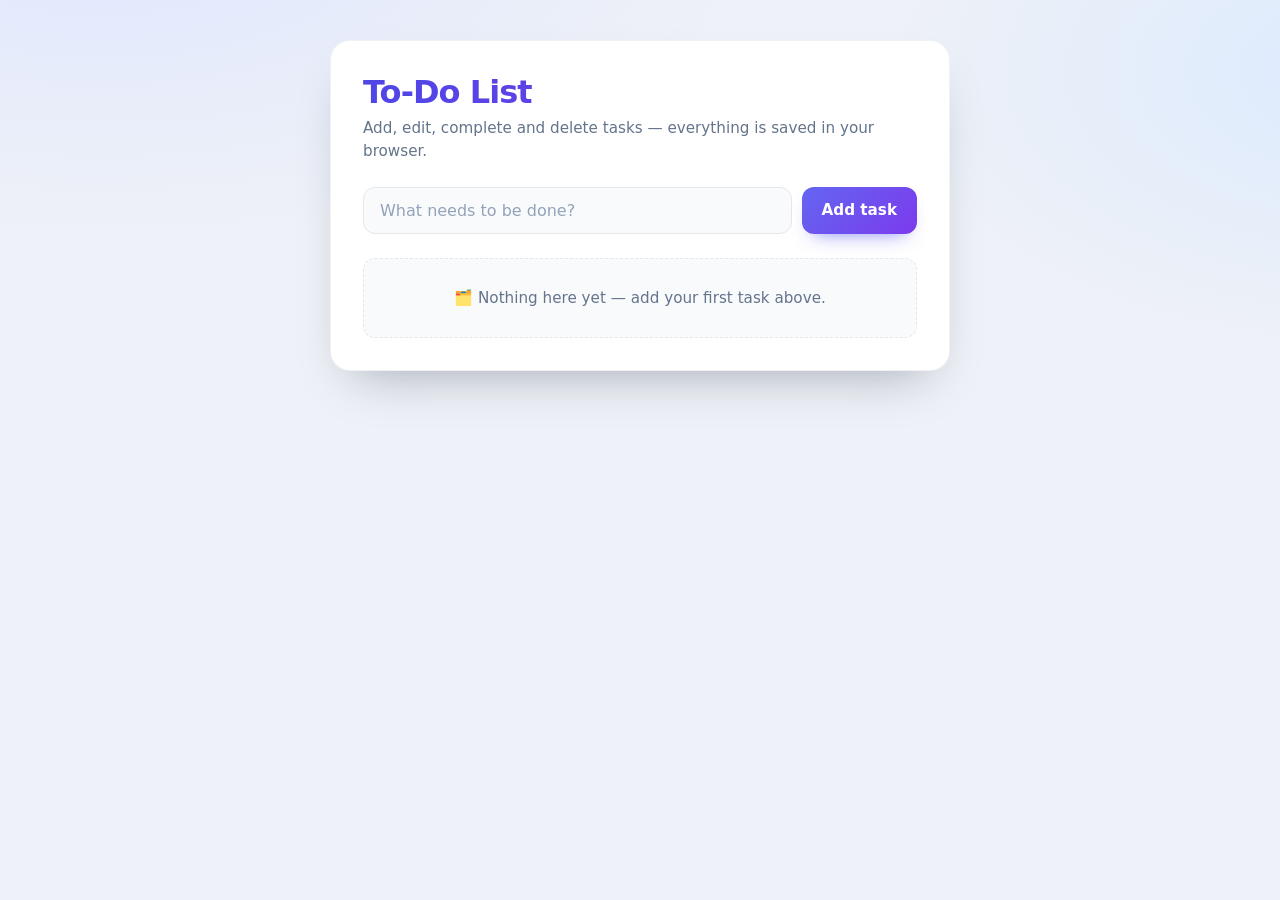
<file: Week-1/To-Do-List-App/index.html>
<!DOCTYPE html>
<html lang="en">
<head>
  <meta charset="UTF-8">
  <meta name="viewport" content="width=device-width, initial-scale=1.0">
  <title>To-Do List App</title>
  <meta name="description" content="A simple task manager: add, edit, complete and delete tasks. Saved to localStorage.">
  <link rel="stylesheet" href="styles.css">
  <script src="script.js" defer></script>
</head>
<body>

  <main class="app">
    <header class="app__header">
      <h1 class="app__title">To-Do List</h1>
      <p class="app__subtitle">Add, edit, complete and delete tasks — everything is saved in your browser.</p>
    </header>

    <form class="task-form" id="task-form" autocomplete="off">
      <label class="sr-only" for="task-input">New task</label>
      <input
        class="task-form__input"
        id="task-input"
        name="task"
        type="text"
        placeholder="What needs to be done?"
        maxlength="200"
      >
      <button class="task-form__button" type="submit">Add task</button>
    </form>

    <ul class="task-list" id="task-list"></ul>

    <p class="empty-state" id="empty-state" hidden>
      🗂️ Nothing here yet — add your first task above.
    </p>

    <footer class="app__footer" id="app-footer" hidden>
      <span class="task-count" id="task-count">0 tasks</span>
      <button class="clear-button" id="clear-completed" type="button">Clear completed</button>
    </footer>
  </main>

  <template id="task-template">
    <li class="task-item">
      <div class="task-item__main">
        <input class="task-item__checkbox" type="checkbox" aria-label="Mark task as complete">
        <span class="task-item__text"></span>
        <input class="task-item__edit-input" type="text" maxlength="200" aria-label="Edit task" placeholder="Press Enter to save, Esc to cancel">
      </div>

      <div class="task-item__actions">
        <button class="icon-button icon-button--edit" type="button" aria-label="Edit task" title="Edit">
          <svg viewBox="0 0 24 24" aria-hidden="true" focusable="false">
            <path d="M12 20h9"></path>
            <path d="M16.5 3.5a2.12 2.12 0 0 1 3 3L7 19l-4 1 1-4Z"></path>
          </svg>
        </button>

        <button class="icon-button icon-button--delete" type="button" aria-label="Delete task" title="Delete">
          <svg viewBox="0 0 24 24" aria-hidden="true" focusable="false">
            <path d="M3 6h18"></path>
            <path d="M8 6V4a1 1 0 0 1 1-1h6a1 1 0 0 1 1 1v2"></path>
            <path d="M19 6l-1 14a2 2 0 0 1-2 2H8a2 2 0 0 1-2-2L5 6"></path>
            <path d="M10 11v6"></path>
            <path d="M14 11v6"></path>
          </svg>
        </button>
      </div>
    </li>
  </template>

</body>
</html>
</file>
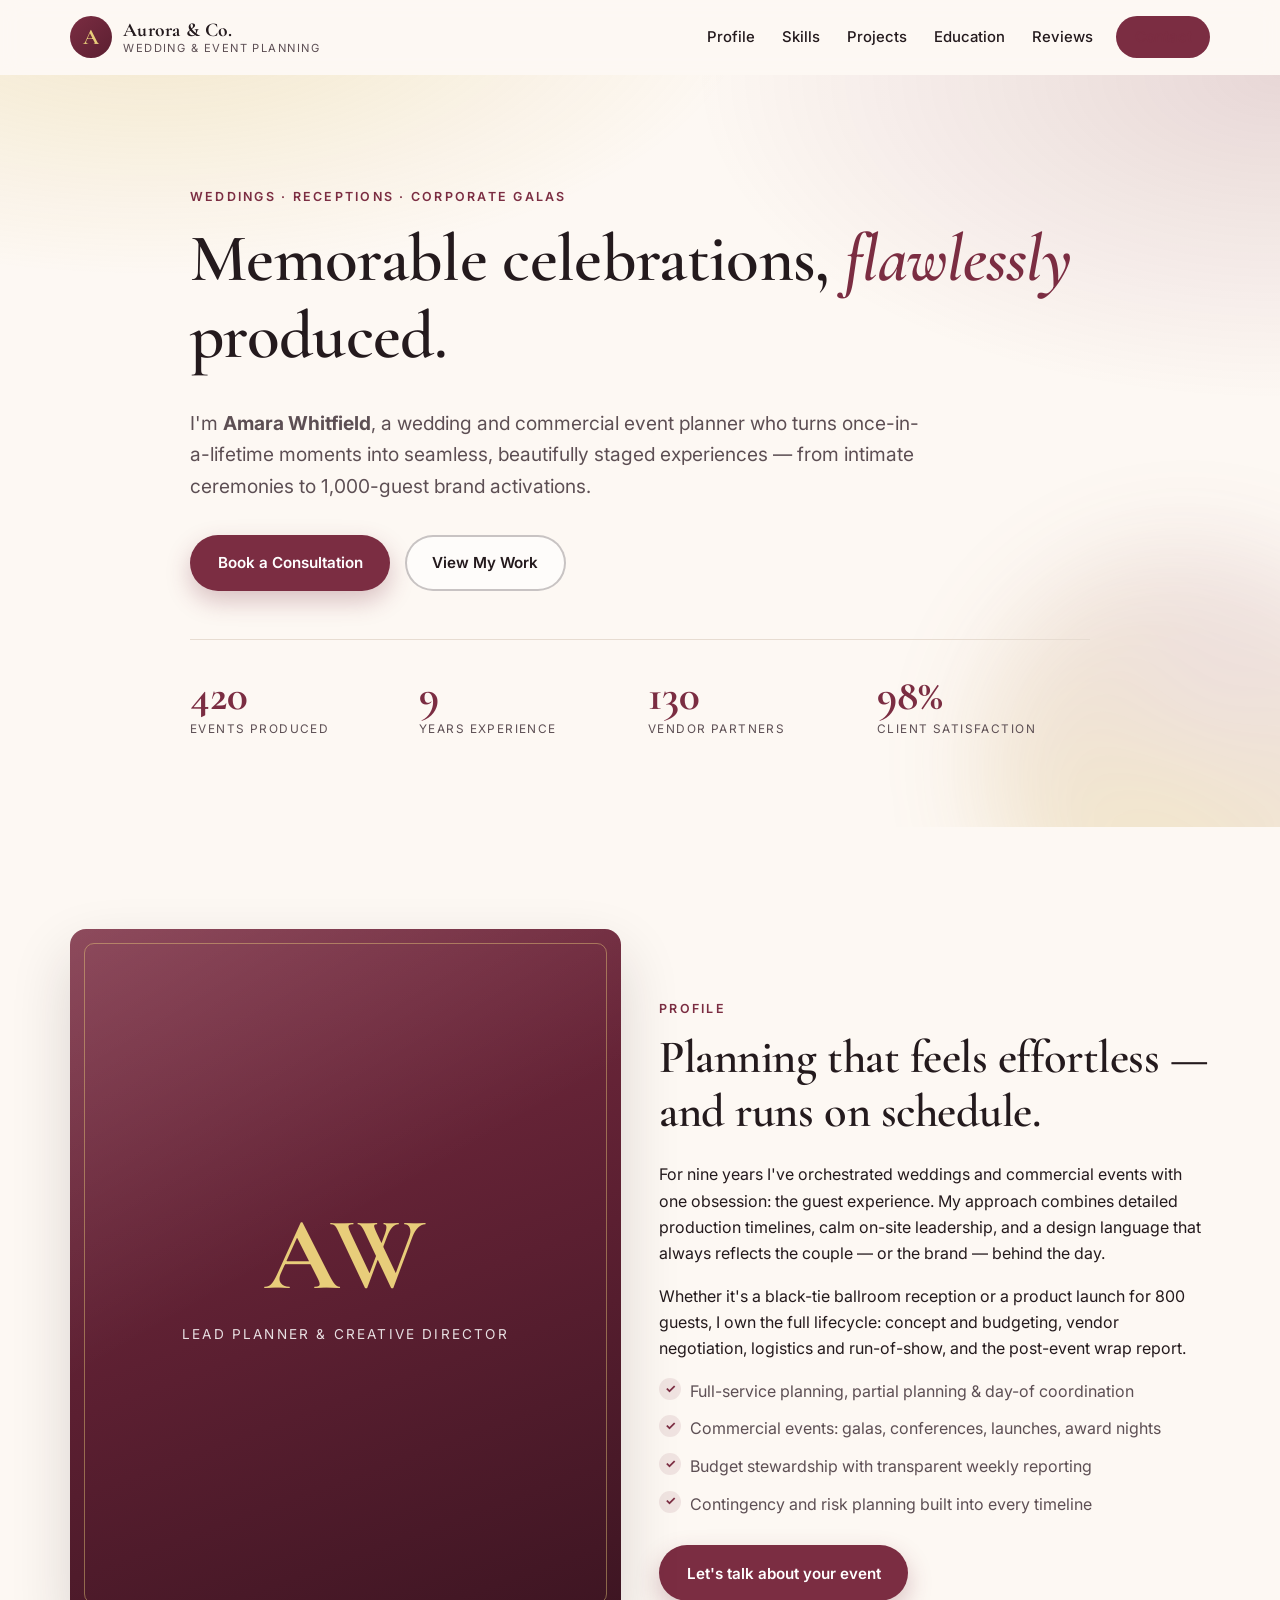
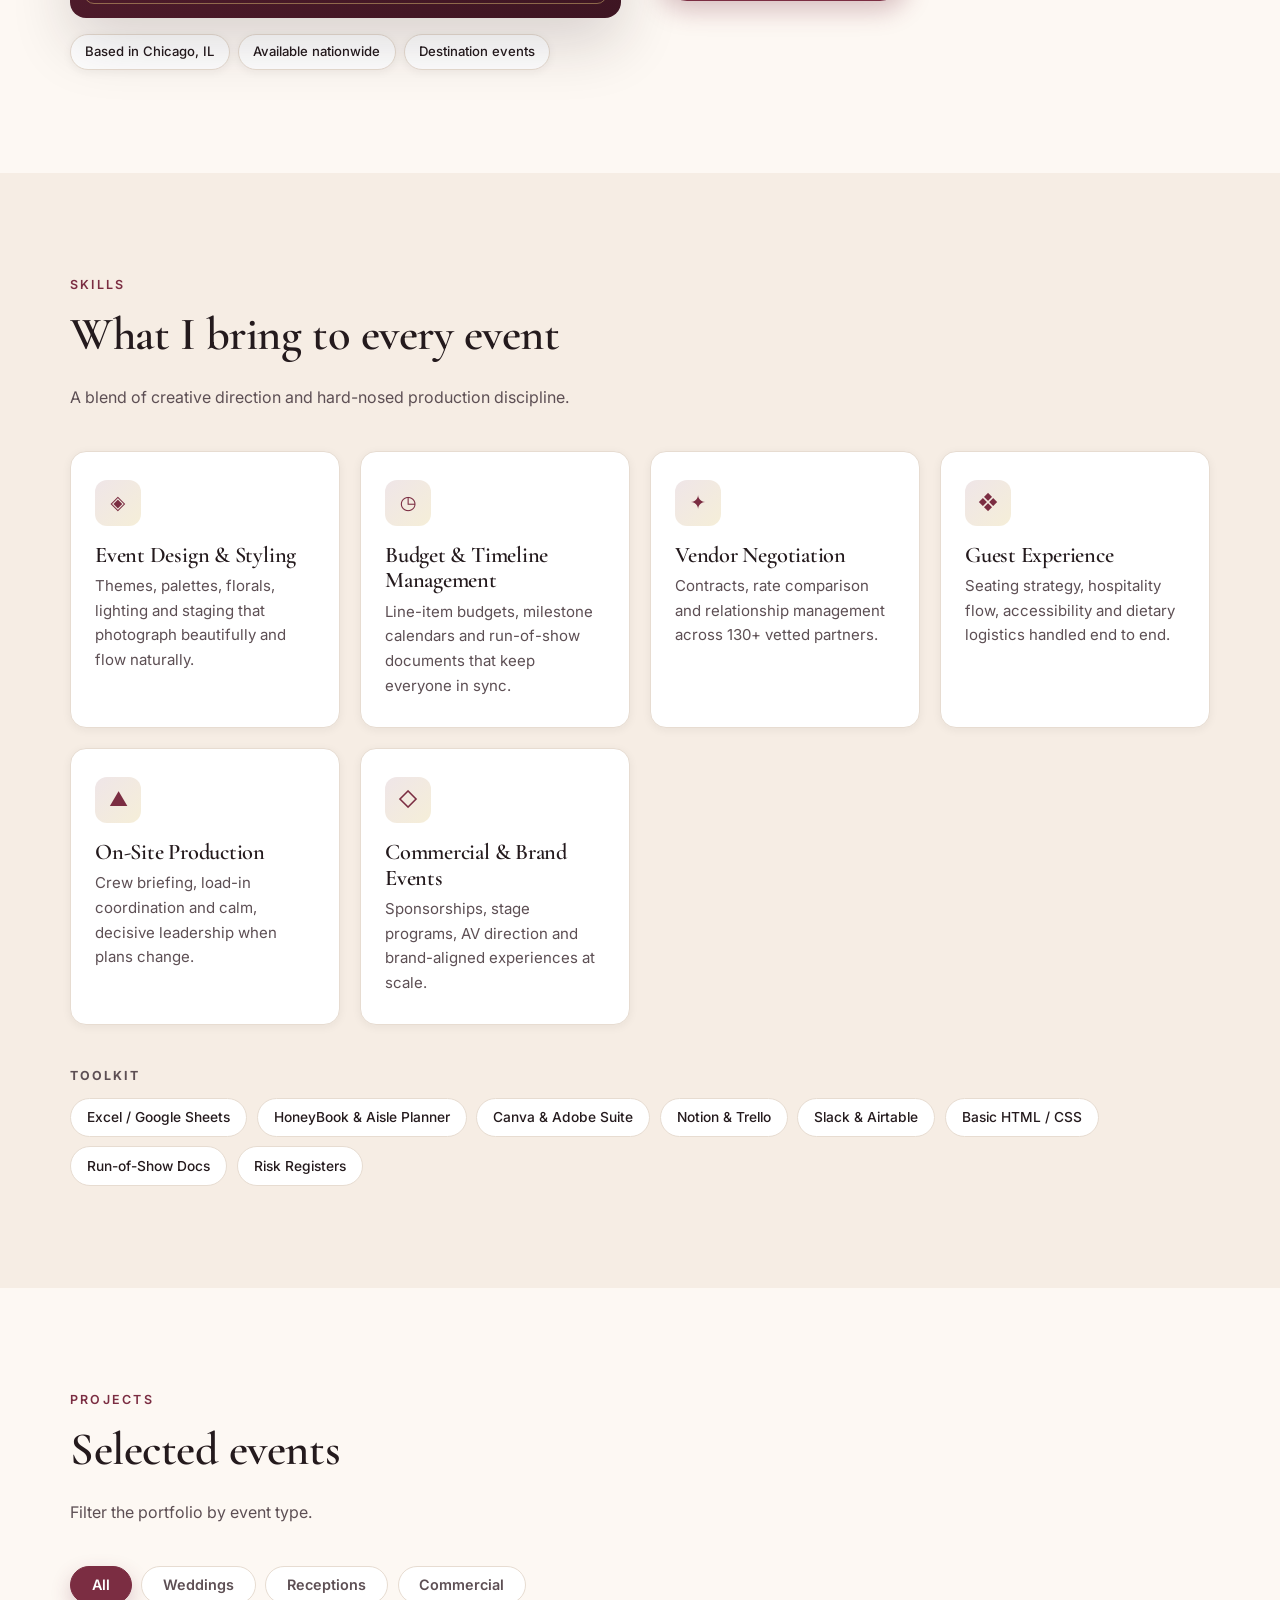
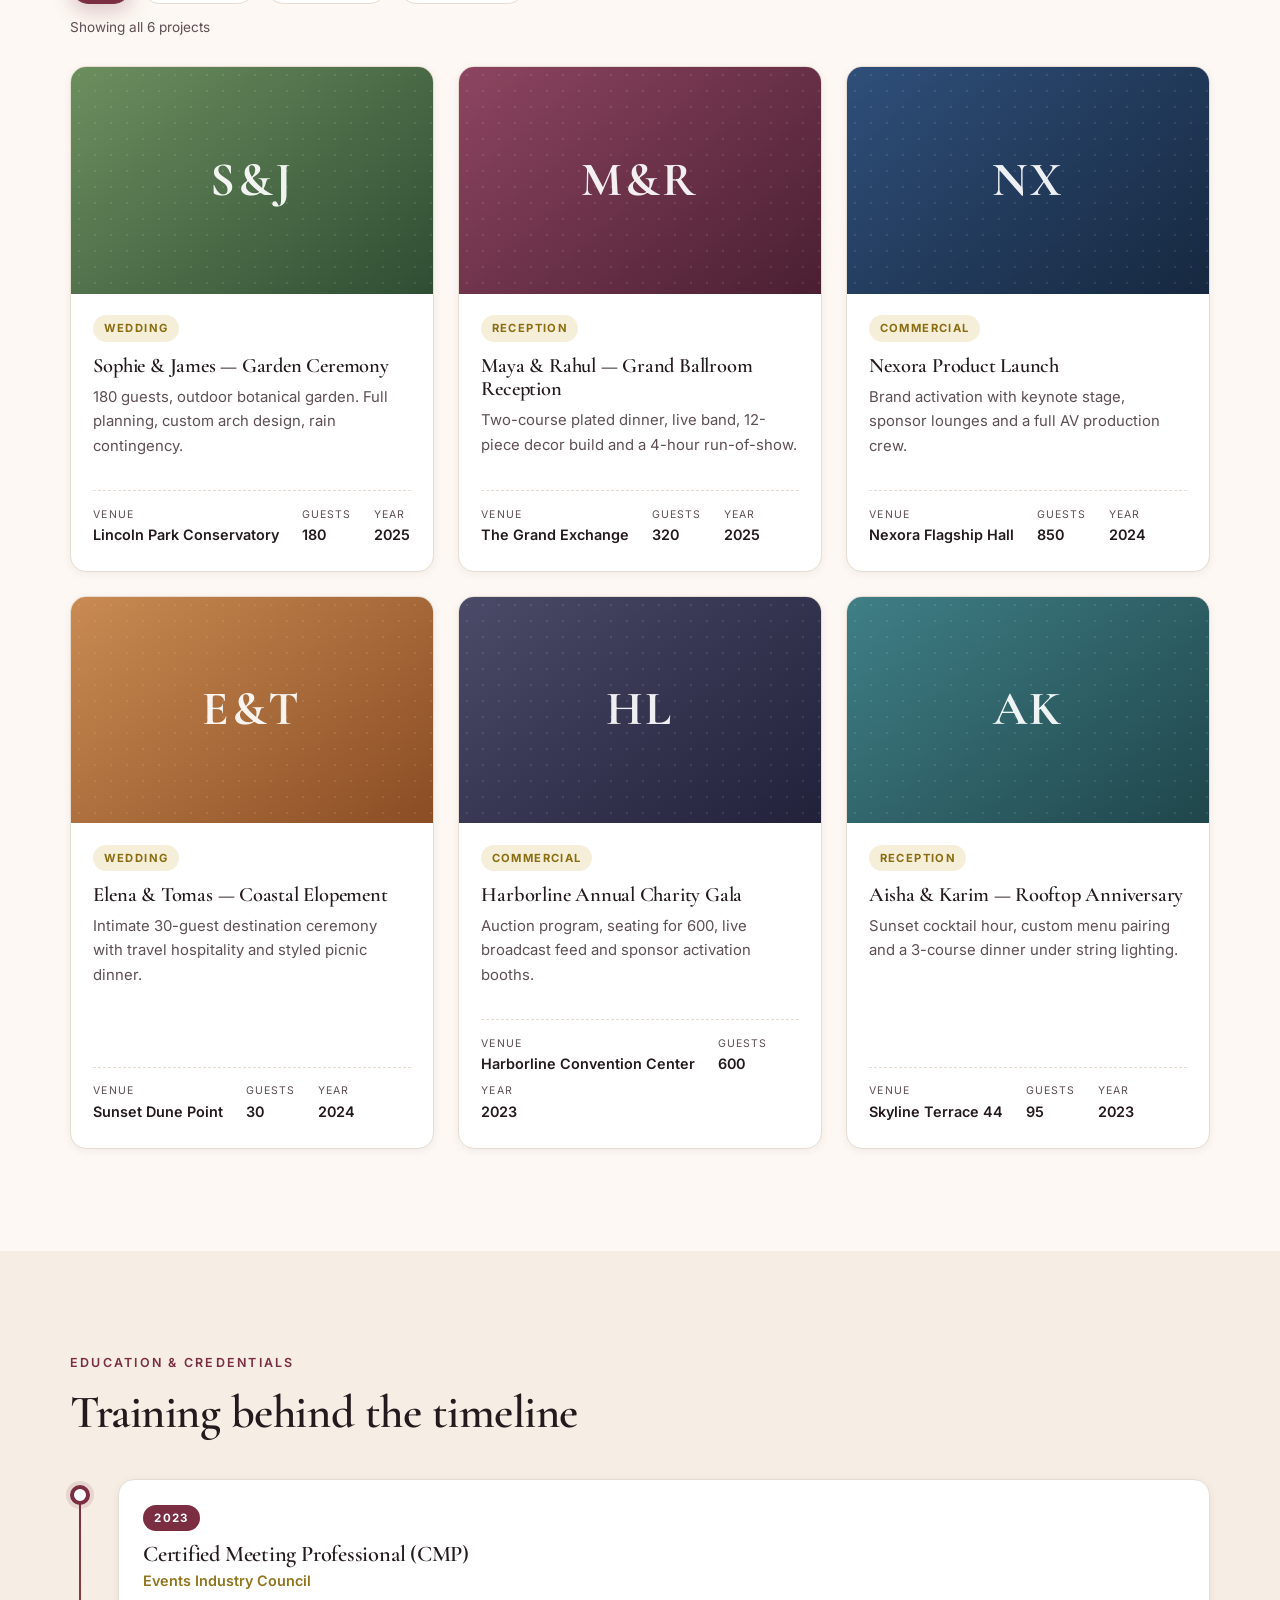
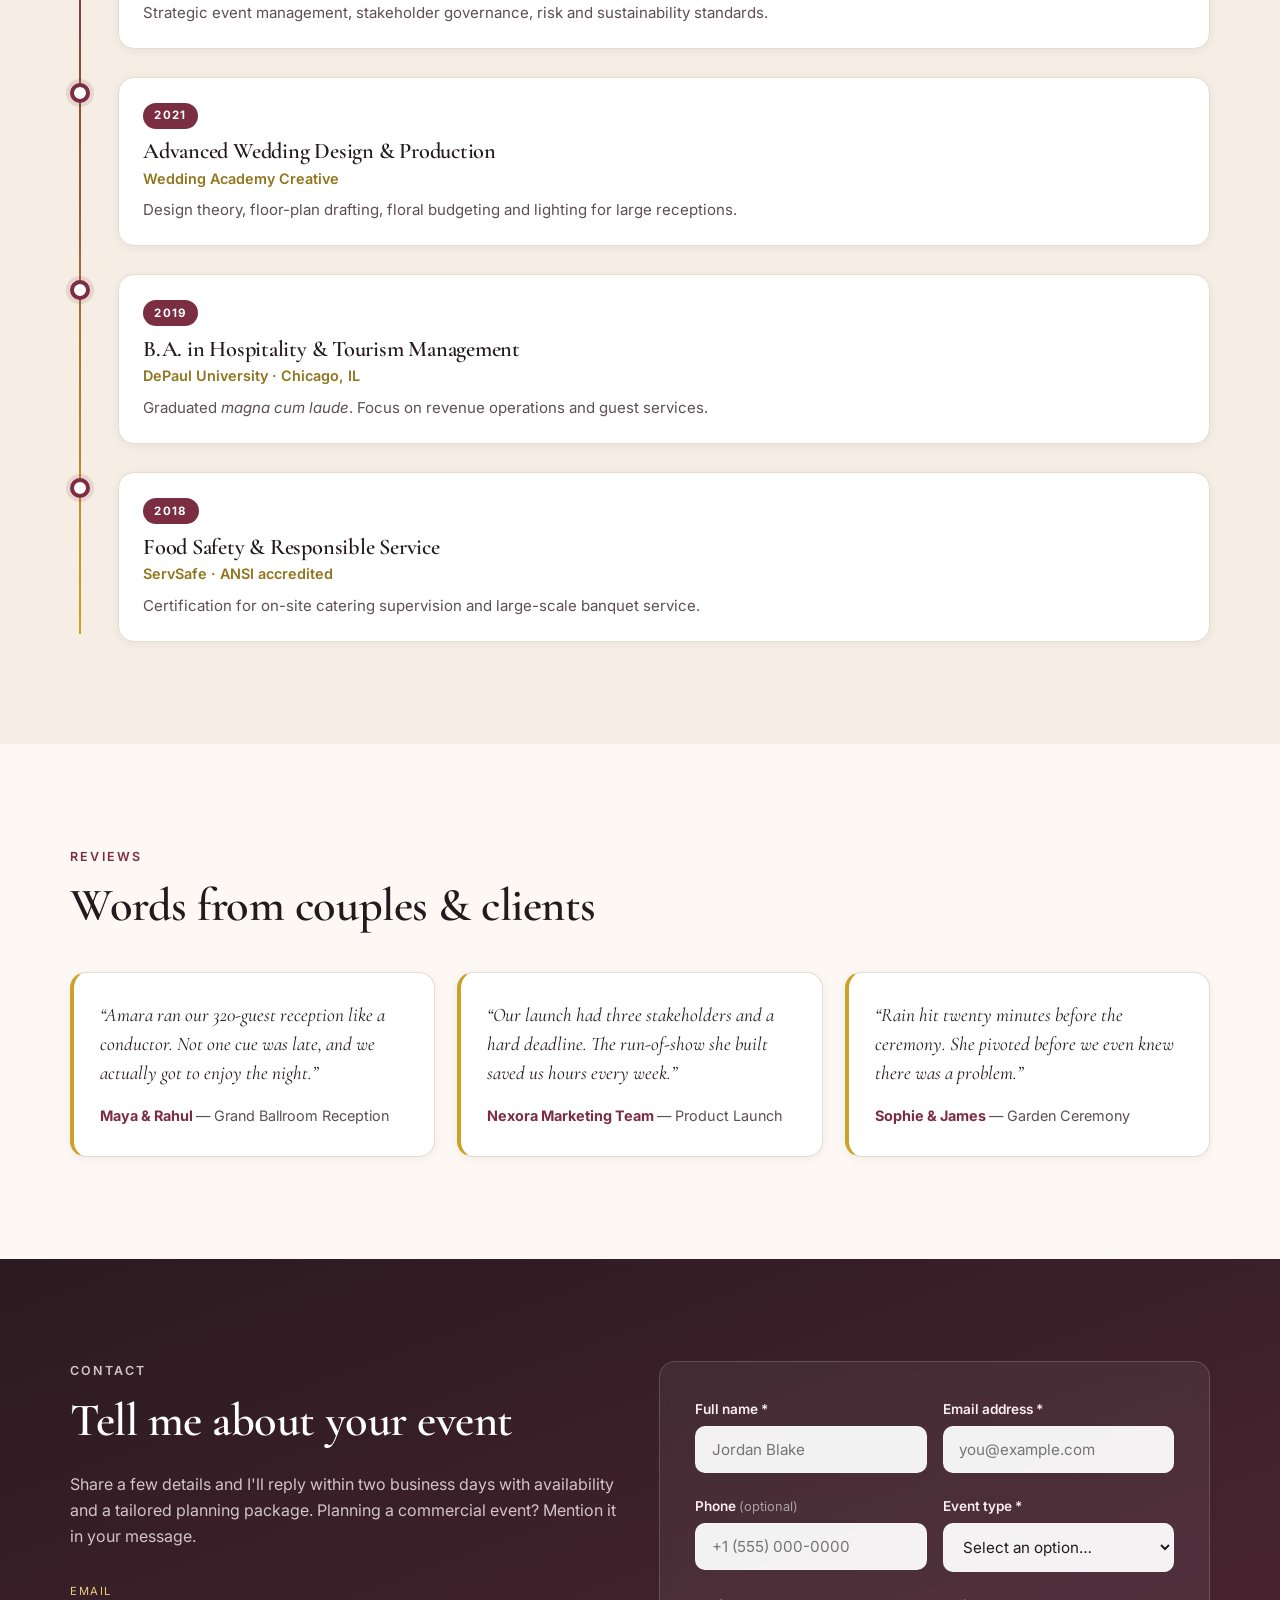
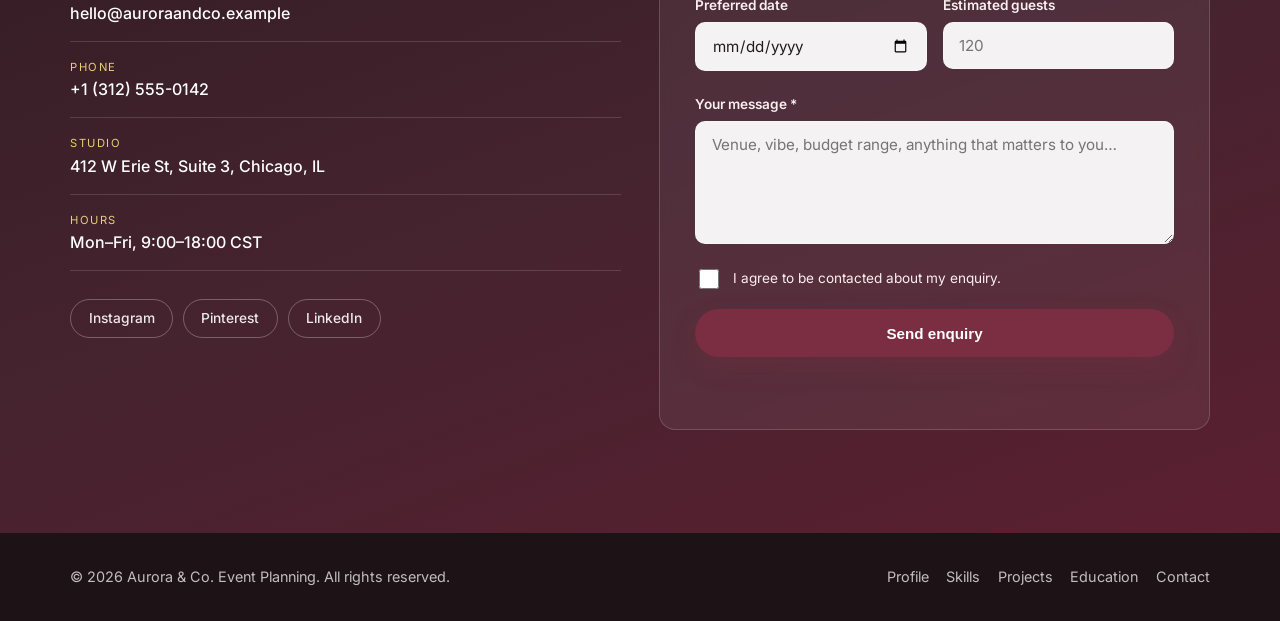
<file: Week-2/Wedding Planner Website/index.html>
<!DOCTYPE html>
<html lang="en">
<head>
  <meta charset="UTF-8" />
  <meta name="viewport" content="width=device-width, initial-scale=1.0" />
  <meta name="description" content="Aurora &amp; Co. — Wedding planner portfolio showcasing profile, skills, event projects, education and contact details with a commercial event focus." />
  <meta name="theme-color" content="#7b2d42" />
  <title>Aurora &amp; Co. | Wedding &amp; Commercial Event Planner</title>
  <link rel="preconnect" href="https://fonts.googleapis.com" />
  <link rel="preconnect" href="https://fonts.gstatic.com" crossorigin />
  <link href="https://fonts.googleapis.com/css2?family=Cormorant+Garamond:ital,wght@0,500;0,600;0,700;1,500&family=Inter:wght@300;400;500;600;700&display=swap" rel="stylesheet" />
  <link rel="stylesheet" href="style.css" />
</head>
<body>

  <!-- ============ HEADER / NAVIGATION ============ -->
  <header class="site-header" id="top">
    <div class="container nav-wrap">
      <a class="brand" href="#top" aria-label="Aurora and Co. home">
        <span class="brand-mark" aria-hidden="true">A</span>
        <span class="brand-text">
          <strong>Aurora &amp; Co.</strong>
          <small>Wedding &amp; Event Planning</small>
        </span>
      </a>

      <button class="nav-toggle" id="navToggle" aria-expanded="false" aria-controls="primaryNav" aria-label="Open main menu">
        <span class="bar" aria-hidden="true"></span>
        <span class="bar" aria-hidden="true"></span>
        <span class="bar" aria-hidden="true"></span>
      </button>

      <nav class="primary-nav" id="primaryNav" aria-label="Primary">
        <ul>
          <li><a href="#profile">Profile</a></li>
          <li><a href="#skills">Skills</a></li>
          <li><a href="#projects">Projects</a></li>
          <li><a href="#education">Education</a></li>
          <li><a href="#testimonials">Reviews</a></li>
          <li><a class="nav-cta" href="#contact">Contact</a></li>
        </ul>
      </nav>
    </div>
  </header>

  <main>

    <!-- ============ HERO ============ -->
    <section class="hero" aria-labelledby="hero-title">
      <div class="container hero-inner">
        <p class="eyebrow">Weddings &middot; Receptions &middot; Corporate Galas</p>
        <h1 id="hero-title">Memorable celebrations, <em>flawlessly</em> produced.</h1>
        <p class="lead">
          I'm <strong>Amara Whitfield</strong>, a wedding and commercial event planner who turns
          once-in-a-lifetime moments into seamless, beautifully staged experiences —
          from intimate ceremonies to 1,000-guest brand activations.
        </p>
        <div class="hero-actions">
          <a class="btn btn-primary" href="#contact">Book a Consultation</a>
          <a class="btn btn-ghost" href="#projects">View My Work</a>
        </div>

        <dl class="hero-stats">
          <div><dt>Events Produced</dt><dd data-count="420">0</dd></div>
          <div><dt>Years Experience</dt><dd data-count="9">0</dd></div>
          <div><dt>Vendor Partners</dt><dd data-count="130">0</dd></div>
          <div><dt>Client Satisfaction</dt><dd data-count="98" data-suffix="%">0</dd></div>
        </dl>
      </div>
      <div class="hero-glow" aria-hidden="true"></div>
    </section>

    <!-- ============ PROFILE ============ -->
    <section class="section" id="profile" aria-labelledby="profile-title">
      <div class="container grid-2">
        <div class="profile-portrait" aria-hidden="true">
          <div class="portrait-card">
            <span class="portrait-initials">AW</span>
            <span class="portrait-caption">Lead Planner &amp; Creative Director</span>
          </div>
          <ul class="portrait-badges">
            <li>Based in Chicago, IL</li>
            <li>Available nationwide</li>
            <li>Destination events</li>
          </ul>
        </div>

        <div class="section-body">
          <p class="eyebrow">Profile</p>
          <h2 id="profile-title">Planning that feels effortless — and runs on schedule.</h2>
          <p>
            For nine years I've orchestrated weddings and commercial events with one obsession:
            the guest experience. My approach combines detailed production timelines, calm
            on-site leadership, and a design language that always reflects the couple — or the
            brand — behind the day.
          </p>
          <p>
            Whether it's a black-tie ballroom reception or a product launch for 800 guests, I own
            the full lifecycle: concept and budgeting, vendor negotiation, logistics and run-of-show,
            and the post-event wrap report.
          </p>

          <ul class="checklist">
            <li>Full-service planning, partial planning &amp; day-of coordination</li>
            <li>Commercial events: galas, conferences, launches, award nights</li>
            <li>Budget stewardship with transparent weekly reporting</li>
            <li>Contingency and risk planning built into every timeline</li>
          </ul>

          <a class="btn btn-primary" href="#contact">Let's talk about your event</a>
        </div>
      </div>
    </section>

    <!-- ============ SKILLS ============ -->
    <section class="section section-alt" id="skills" aria-labelledby="skills-title">
      <div class="container">
        <header class="section-head">
          <p class="eyebrow">Skills</p>
          <h2 id="skills-title">What I bring to every event</h2>
          <p class="section-sub">A blend of creative direction and hard-nosed production discipline.</p>
        </header>

        <div class="skills-grid">
          <article class="skill-card">
            <span class="skill-icon" aria-hidden="true">◈</span>
            <h3>Event Design &amp; Styling</h3>
            <p>Themes, palettes, florals, lighting and staging that photograph beautifully and flow naturally.</p>
          </article>

          <article class="skill-card">
            <span class="skill-icon" aria-hidden="true">◷</span>
            <h3>Budget &amp; Timeline Management</h3>
            <p>Line-item budgets, milestone calendars and run-of-show documents that keep everyone in sync.</p>
          </article>

          <article class="skill-card">
            <span class="skill-icon" aria-hidden="true">✦</span>
            <h3>Vendor Negotiation</h3>
            <p>Contracts, rate comparison and relationship management across 130+ vetted partners.</p>
          </article>

          <article class="skill-card">
            <span class="skill-icon" aria-hidden="true">❖</span>
            <h3>Guest Experience</h3>
            <p>Seating strategy, hospitality flow, accessibility and dietary logistics handled end to end.</p>
          </article>

          <article class="skill-card">
            <span class="skill-icon" aria-hidden="true">▲</span>
            <h3>On-Site Production</h3>
            <p>Crew briefing, load-in coordination and calm, decisive leadership when plans change.</p>
          </article>

          <article class="skill-card">
            <span class="skill-icon" aria-hidden="true">◇</span>
            <h3>Commercial &amp; Brand Events</h3>
            <p>Sponsorships, stage programs, AV direction and brand-aligned experiences at scale.</p>
          </article>
        </div>

        <div class="toolkit">
          <h3 class="toolkit-title">Toolkit</h3>
          <ul class="pill-list">
            <li>Excel / Google Sheets</li>
            <li>HoneyBook &amp; Aisle Planner</li>
            <li>Canva &amp; Adobe Suite</li>
            <li>Notion &amp; Trello</li>
            <li>Slack &amp; Airtable</li>
            <li>Basic HTML / CSS</li>
            <li>Run-of-Show Docs</li>
            <li>Risk Registers</li>
          </ul>
        </div>
      </div>
    </section>

    <!-- ============ PROJECTS ============ -->
    <section class="section" id="projects" aria-labelledby="projects-title">
      <div class="container">
        <header class="section-head">
          <p class="eyebrow">Projects</p>
          <h2 id="projects-title">Selected events</h2>
          <p class="section-sub">Filter the portfolio by event type.</p>
        </header>

        <div class="filter-bar" role="group" aria-label="Filter projects by category">
          <button class="filter-btn is-active" data-filter="all" aria-pressed="true">All</button>
          <button class="filter-btn" data-filter="wedding" aria-pressed="false">Weddings</button>
          <button class="filter-btn" data-filter="reception" aria-pressed="false">Receptions</button>
          <button class="filter-btn" data-filter="commercial" aria-pressed="false">Commercial</button>
        </div>

        <p class="filter-status" id="filterStatus" role="status" aria-live="polite">Showing all 6 projects</p>

        <div class="projects-grid" id="projectsGrid">

          <article class="project-card" data-category="wedding">
            <div class="project-cover cover-1" aria-hidden="true"><span>S&amp;J</span></div>
            <div class="project-body">
              <span class="tag">Wedding</span>
              <h3>Sophie &amp; James — Garden Ceremony</h3>
              <p>180 guests, outdoor botanical garden. Full planning, custom arch design, rain contingency.</p>
              <dl class="project-meta">
                <div><dt>Venue</dt><dd>Lincoln Park Conservatory</dd></div>
                <div><dt>Guests</dt><dd>180</dd></div>
                <div><dt>Year</dt><dd>2025</dd></div>
              </dl>
            </div>
          </article>

          <article class="project-card" data-category="reception">
            <div class="project-cover cover-2" aria-hidden="true"><span>M&amp;R</span></div>
            <div class="project-body">
              <span class="tag">Reception</span>
              <h3>Maya &amp; Rahul — Grand Ballroom Reception</h3>
              <p>Two-course plated dinner, live band, 12-piece decor build and a 4-hour run-of-show.</p>
              <dl class="project-meta">
                <div><dt>Venue</dt><dd>The Grand Exchange</dd></div>
                <div><dt>Guests</dt><dd>320</dd></div>
                <div><dt>Year</dt><dd>2025</dd></div>
              </dl>
            </div>
          </article>

          <article class="project-card" data-category="commercial">
            <div class="project-cover cover-3" aria-hidden="true"><span>NX</span></div>
            <div class="project-body">
              <span class="tag">Commercial</span>
              <h3>Nexora Product Launch</h3>
              <p>Brand activation with keynote stage, sponsor lounges and a full AV production crew.</p>
              <dl class="project-meta">
                <div><dt>Venue</dt><dd>Nexora Flagship Hall</dd></div>
                <div><dt>Guests</dt><dd>850</dd></div>
                <div><dt>Year</dt><dd>2024</dd></div>
              </dl>
            </div>
          </article>

          <article class="project-card" data-category="wedding">
            <div class="project-cover cover-4" aria-hidden="true"><span>E&amp;T</span></div>
            <div class="project-body">
              <span class="tag">Wedding</span>
              <h3>Elena &amp; Tomas — Coastal Elopement</h3>
              <p>Intimate 30-guest destination ceremony with travel hospitality and styled picnic dinner.</p>
              <dl class="project-meta">
                <div><dt>Venue</dt><dd>Sunset Dune Point</dd></div>
                <div><dt>Guests</dt><dd>30</dd></div>
                <div><dt>Year</dt><dd>2024</dd></div>
              </dl>
            </div>
          </article>

          <article class="project-card" data-category="commercial">
            <div class="project-cover cover-5" aria-hidden="true"><span>HL</span></div>
            <div class="project-body">
              <span class="tag">Commercial</span>
              <h3>Harborline Annual Charity Gala</h3>
              <p>Auction program, seating for 600, live broadcast feed and sponsor activation booths.</p>
              <dl class="project-meta">
                <div><dt>Venue</dt><dd>Harborline Convention Center</dd></div>
                <div><dt>Guests</dt><dd>600</dd></div>
                <div><dt>Year</dt><dd>2023</dd></div>
              </dl>
            </div>
          </article>

          <article class="project-card" data-category="reception">
            <div class="project-cover cover-6" aria-hidden="true"><span>AK</span></div>
            <div class="project-body">
              <span class="tag">Reception</span>
              <h3>Aisha &amp; Karim — Rooftop Anniversary</h3>
              <p>Sunset cocktail hour, custom menu pairing and a 3-course dinner under string lighting.</p>
              <dl class="project-meta">
                <div><dt>Venue</dt><dd>Skyline Terrace 44</dd></div>
                <div><dt>Guests</dt><dd>95</dd></div>
                <div><dt>Year</dt><dd>2023</dd></div>
              </dl>
            </div>
          </article>

        </div>
      </div>
    </section>

    <!-- ============ EDUCATION ============ -->
    <section class="section section-alt" id="education" aria-labelledby="education-title">
      <div class="container">
        <header class="section-head">
          <p class="eyebrow">Education &amp; Credentials</p>
          <h2 id="education-title">Training behind the timeline</h2>
        </header>

        <ol class="timeline">
          <li class="timeline-item">
            <span class="timeline-dot" aria-hidden="true"></span>
            <div class="timeline-card">
              <span class="timeline-year">2023</span>
              <h3>Certified Meeting Professional (CMP)</h3>
              <p class="timeline-place">Events Industry Council</p>
              <p>Strategic event management, stakeholder governance, risk and sustainability standards.</p>
            </div>
          </li>
          <li class="timeline-item">
            <span class="timeline-dot" aria-hidden="true"></span>
            <div class="timeline-card">
              <span class="timeline-year">2021</span>
              <h3>Advanced Wedding Design &amp; Production</h3>
              <p class="timeline-place">Wedding Academy Creative</p>
              <p>Design theory, floor-plan drafting, floral budgeting and lighting for large receptions.</p>
            </div>
          </li>
          <li class="timeline-item">
            <span class="timeline-dot" aria-hidden="true"></span>
            <div class="timeline-card">
              <span class="timeline-year">2019</span>
              <h3>B.A. in Hospitality &amp; Tourism Management</h3>
              <p class="timeline-place">DePaul University &middot; Chicago, IL</p>
              <p>Graduated <em>magna cum laude</em>. Focus on revenue operations and guest services.</p>
            </div>
          </li>
          <li class="timeline-item">
            <span class="timeline-dot" aria-hidden="true"></span>
            <div class="timeline-card">
              <span class="timeline-year">2018</span>
              <h3>Food Safety &amp; Responsible Service</h3>
              <p class="timeline-place">ServSafe &middot; ANSI accredited</p>
              <p>Certification for on-site catering supervision and large-scale banquet service.</p>
            </div>
          </li>
        </ol>
      </div>
    </section>

    <!-- ============ TESTIMONIALS ============ -->
    <section class="section" id="testimonials" aria-labelledby="testimonials-title">
      <div class="container">
        <header class="section-head">
          <p class="eyebrow">Reviews</p>
          <h2 id="testimonials-title">Words from couples &amp; clients</h2>
        </header>

        <div class="quote-grid">
          <figure class="quote-card">
            <blockquote>“Amara ran our 320-guest reception like a conductor. Not one cue was late, and we actually got to enjoy the night.”</blockquote>
            <figcaption>Maya &amp; Rahul <span>— Grand Ballroom Reception</span></figcaption>
          </figure>
          <figure class="quote-card">
            <blockquote>“Our launch had three stakeholders and a hard deadline. The run-of-show she built saved us hours every week.”</blockquote>
            <figcaption>Nexora Marketing Team <span>— Product Launch</span></figcaption>
          </figure>
          <figure class="quote-card">
            <blockquote>“Rain hit twenty minutes before the ceremony. She pivoted before we even knew there was a problem.”</blockquote>
            <figcaption>Sophie &amp; James <span>— Garden Ceremony</span></figcaption>
          </figure>
        </div>
      </div>
    </section>

    <!-- ============ CONTACT ============ -->
    <section class="section section-dark" id="contact" aria-labelledby="contact-title">
      <div class="container grid-2 contact-grid">

        <div class="contact-info">
          <p class="eyebrow">Contact</p>
          <h2 id="contact-title">Tell me about your event</h2>
          <p>
            Share a few details and I'll reply within two business days with availability and a
            tailored planning package. Planning a commercial event? Mention it in your message.
          </p>

          <ul class="contact-list">
            <li>
              <span class="contact-label">Email</span>
              <a href="mailto:hello@auroraandco.example">hello@auroraandco.example</a>
            </li>
            <li>
              <span class="contact-label">Phone</span>
              <a href="tel:+13125550142">+1 (312) 555-0142</a>
            </li>
            <li>
              <span class="contact-label">Studio</span>
              <span>412 W Erie St, Suite 3, Chicago, IL</span>
            </li>
            <li>
              <span class="contact-label">Hours</span>
              <span>Mon–Fri, 9:00–18:00 CST</span>
            </li>
          </ul>

          <div class="socials">
            <a href="#contact" aria-label="Instagram">Instagram</a>
            <a href="#contact" aria-label="Pinterest">Pinterest</a>
            <a href="#contact" aria-label="LinkedIn">LinkedIn</a>
          </div>
        </div>

        <form class="contact-form" id="contactForm" novalidate>
          <div class="form-row">
            <div class="field">
              <label for="fullName">Full name <span aria-hidden="true">*</span></label>
              <input type="text" id="fullName" name="fullName" autocomplete="name" placeholder="Jordan Blake" required aria-describedby="err-fullName" />
              <p class="field-error" id="err-fullName" aria-live="polite"></p>
            </div>
            <div class="field">
              <label for="email">Email address <span aria-hidden="true">*</span></label>
              <input type="email" id="email" name="email" autocomplete="email" placeholder="you@example.com" required aria-describedby="err-email" />
              <p class="field-error" id="err-email" aria-live="polite"></p>
            </div>
          </div>

          <div class="form-row">
            <div class="field">
              <label for="phone">Phone <span class="optional">(optional)</span></label>
              <input type="tel" id="phone" name="phone" autocomplete="tel" placeholder="+1 (555) 000-0000" aria-describedby="err-phone" />
              <p class="field-error" id="err-phone" aria-live="polite"></p>
            </div>
            <div class="field">
              <label for="eventType">Event type <span aria-hidden="true">*</span></label>
              <select id="eventType" name="eventType" required aria-describedby="err-eventType">
                <option value="">Select an option…</option>
                <option value="wedding">Wedding</option>
                <option value="reception">Reception / Anniversary</option>
                <option value="commercial">Commercial / Corporate</option>
                <option value="other">Something else</option>
              </select>
              <p class="field-error" id="err-eventType" aria-live="polite"></p>
            </div>
          </div>

          <div class="form-row">
            <div class="field">
              <label for="eventDate">Preferred date</label>
              <input type="date" id="eventDate" name="eventDate" aria-describedby="err-eventDate" />
              <p class="field-error" id="err-eventDate" aria-live="polite"></p>
            </div>
            <div class="field">
              <label for="guestCount">Estimated guests</label>
              <input type="number" id="guestCount" name="guestCount" min="1" max="100000" placeholder="120" aria-describedby="err-guestCount" />
              <p class="field-error" id="err-guestCount" aria-live="polite"></p>
            </div>
          </div>

          <div class="field">
            <label for="message">Your message <span aria-hidden="true">*</span></label>
            <textarea id="message" name="message" rows="5" placeholder="Venue, vibe, budget range, anything that matters to you…" required aria-describedby="err-message"></textarea>
            <p class="field-error" id="err-message" aria-live="polite"></p>
          </div>

          <div class="field field-check">
            <input type="checkbox" id="consent" name="consent" required aria-describedby="err-consent" />
            <label for="consent">I agree to be contacted about my enquiry.</label>
          </div>
          <p class="field-error" id="err-consent" aria-live="polite"></p>

          <button class="btn btn-primary btn-block" type="submit" id="submitBtn">Send enquiry</button>

          <p class="form-status" id="formStatus" role="status" aria-live="polite"></p>
        </form>

      </div>
    </section>

  </main>

  <!-- ============ FOOTER ============ -->
  <footer class="site-footer">
    <div class="container footer-inner">
      <p>&copy; <span id="year">2026</span> Aurora &amp; Co. Event Planning. All rights reserved.</p>
      <nav aria-label="Footer">
        <a href="#profile">Profile</a>
        <a href="#skills">Skills</a>
        <a href="#projects">Projects</a>
        <a href="#education">Education</a>
        <a href="#contact">Contact</a>
      </nav>
    </div>
  </footer>

  <button class="to-top" id="toTop" aria-label="Back to top" hidden>&uarr;</button>

  <script src="script.js"></script>
</body>
</html>
</file>
<file: Week-1/To-Do-List-App/styles.css>
*,
*::before,
*::after {
  box-sizing: border-box;
}

[hidden] {
  display: none !important;
}

:root {
  --color-bg: #eef1f7;
  --color-surface: #ffffff;
  --color-surface-alt: #f8fafc;
  --color-text: #0f172a;
  --color-text-muted: #64748b;
  --color-border: #e5e7eb;

  --color-accent: #6366f1;
  --color-accent-strong: #4f46e5;
  --color-accent-soft: #eef2ff;

  --color-success: #16a34a;
  --color-danger: #ef4444;
  --color-danger-soft: #fef2f2;

  --radius-sm: 8px;
  --radius-md: 12px;
  --radius-lg: 20px;

  --shadow-card: 0 24px 48px -24px rgba(15, 23, 42, 0.35);
  --shadow-row: 0 8px 18px -12px rgba(79, 70, 229, 0.45);

  --font: system-ui, -apple-system, "Segoe UI", Roboto, "Helvetica Neue", Arial, sans-serif;
}

body {
  margin: 0;
  min-height: 100vh;
  padding: 40px 16px 64px;
  display: flex;
  justify-content: center;
  font-family: var(--font);
  color: var(--color-text);
  background:
    radial-gradient(1100px 550px at 8% -10%, #e0e7ff 0%, transparent 60%),
    radial-gradient(900px 500px at 108% 8%, #dbeafe 0%, transparent 55%),
    var(--color-bg);
  -webkit-font-smoothing: antialiased;
}

.sr-only {
  position: absolute;
  width: 1px;
  height: 1px;
  padding: 0;
  margin: -1px;
  overflow: hidden;
  clip: rect(0 0 0 0);
  white-space: nowrap;
  border: 0;
}

.app {
  width: 100%;
  max-width: 620px;
  align-self: flex-start;
  padding: 32px;
  background: var(--color-surface);
  border: 1px solid rgba(15, 23, 42, 0.06);
  border-radius: var(--radius-lg);
  box-shadow: var(--shadow-card);
}

.app__header {
  margin-bottom: 24px;
}

.app__title {
  margin: 0;
  font-size: 2rem;
  font-weight: 800;
  letter-spacing: -0.03em;
  background: linear-gradient(90deg, var(--color-accent-strong), #7c3aed);
  -webkit-background-clip: text;
  background-clip: text;
  color: var(--color-accent-strong);
  -webkit-text-fill-color: transparent;
}

.app__subtitle {
  margin: 6px 0 0;
  font-size: 0.95rem;
  line-height: 1.5;
  color: var(--color-text-muted);
}

.task-form {
  display: flex;
  gap: 10px;
  margin-bottom: 24px;
}

.task-form__input {
  flex: 1;
  min-width: 0;
  padding: 13px 16px;
  font: inherit;
  font-size: 1rem;
  color: var(--color-text);
  background: var(--color-surface-alt);
  border: 1.5px solid var(--color-border);
  border-radius: var(--radius-md);
  transition: border-color 0.15s ease, box-shadow 0.15s ease, background 0.15s ease;
}

.task-form__input::placeholder {
  color: #94a3b8;
}

.task-form__input:focus {
  outline: none;
  background: #fff;
  border-color: var(--color-accent);
  box-shadow: 0 0 0 4px rgba(99, 102, 241, 0.15);
}

.task-form__button {
  padding: 13px 20px;
  font: inherit;
  font-size: 0.95rem;
  font-weight: 600;
  color: #fff;
  white-space: nowrap;
  cursor: pointer;
  background: linear-gradient(135deg, var(--color-accent), #7c3aed);
  border: none;
  border-radius: var(--radius-md);
  box-shadow: 0 10px 20px -12px rgba(99, 102, 241, 0.9);
  transition: transform 0.15s ease, box-shadow 0.15s ease, filter 0.15s ease;
}

.task-form__button:hover {
  transform: translateY(-1px);
  filter: brightness(1.06);
}

.task-form__button:active {
  transform: translateY(0);
}

.task-form__button:disabled {
  opacity: 0.5;
  cursor: not-allowed;
  transform: none;
  filter: none;
}

.task-list {
  display: flex;
  flex-direction: column;
  gap: 8px;
  margin: 0;
  padding: 0;
  list-style: none;
}

.task-item {
  display: flex;
  align-items: center;
  justify-content: space-between;
  gap: 12px;
  padding: 11px 12px;
  background: var(--color-surface);
  border: 1px solid var(--color-border);
  border-radius: var(--radius-md);
  animation: task-enter 0.22s ease-out;
  transition: border-color 0.15s ease, box-shadow 0.15s ease, background 0.15s ease;
}

.task-item:hover {
  border-color: #c7d2fe;
  box-shadow: var(--shadow-row);
}

.task-item:focus-within {
  border-color: var(--color-accent);
}

.task-item__main {
  display: flex;
  align-items: center;
  gap: 12px;
  flex: 1;
  min-width: 0;
}

.task-item__checkbox {
  appearance: none;
  -webkit-appearance: none;
  flex-shrink: 0;
  width: 22px;
  height: 22px;
  margin: 0;
  cursor: pointer;
  background-color: #fff;
  border: 2px solid #cbd5e1;
  border-radius: 7px;
  transition: background 0.15s ease, border-color 0.15s ease, transform 0.1s ease;
}

.task-item__checkbox:hover {
  border-color: var(--color-accent);
}

.task-item__checkbox:active {
  transform: scale(0.92);
}

.task-item__checkbox:focus-visible {
  outline: 2px solid var(--color-accent);
  outline-offset: 2px;
}

.task-item__checkbox:checked {
  background-color: var(--color-success);
  border-color: var(--color-success);
  background-image: url("data:image/svg+xml,%3Csvg xmlns='http://www.w3.org/2000/svg' viewBox='0 0 24 24' fill='none' stroke='white' stroke-width='3.5' stroke-linecap='round' stroke-linejoin='round'%3E%3Cpolyline points='20 6 9 17 4 12'/%3E%3C/svg%3E");
  background-position: center;
  background-repeat: no-repeat;
  background-size: 70%;
}

.task-item__text {
  flex: 1;
  min-width: 0;
  font-size: 0.98rem;
  line-height: 1.45;
  overflow-wrap: anywhere;
  transition: color 0.15s ease;
}

.task-item.is-completed .task-item__text {
  color: var(--color-text-muted);
  text-decoration: line-through;
  text-decoration-color: #94a3b8;
}

.task-item.is-completed {
  background: var(--color-surface-alt);
}

.task-item__edit-input {
  display: none;
  flex: 1;
  min-width: 0;
  width: 100%;
  padding: 8px 10px;
  font: inherit;
  font-size: 0.98rem;
  color: var(--color-text);
  background: #fff;
  border: 1.5px solid var(--color-accent);
  border-radius: var(--radius-sm);
}

.task-item__edit-input:focus {
  outline: none;
  box-shadow: 0 0 0 4px rgba(99, 102, 241, 0.15);
}

.task-item.is-editing .task-item__text {
  display: none;
}

.task-item.is-editing .task-item__edit-input {
  display: block;
}

.task-item.is-editing .icon-button--edit {
  display: none;
}

.task-item.is-editing {
  border-color: var(--color-accent);
  box-shadow: 0 0 0 4px rgba(99, 102, 241, 0.12);
}

.task-item__actions {
  display: flex;
  gap: 2px;
  flex-shrink: 0;
}

.icon-button {
  display: grid;
  place-items: center;
  width: 34px;
  height: 34px;
  padding: 0;
  cursor: pointer;
  color: var(--color-text-muted);
  background: transparent;
  border: none;
  border-radius: var(--radius-sm);
  transition: color 0.15s ease, background 0.15s ease, transform 0.1s ease;
}

.icon-button svg {
  width: 18px;
  height: 18px;
  fill: none;
  stroke: currentColor;
  stroke-width: 2;
  stroke-linecap: round;
  stroke-linejoin: round;
  pointer-events: none;
}

.icon-button:hover {
  transform: translateY(-1px);
}

.icon-button:focus-visible {
  outline: 2px solid var(--color-accent);
  outline-offset: 2px;
}

.icon-button--edit:hover {
  color: var(--color-accent-strong);
  background: var(--color-accent-soft);
}

.icon-button--delete:hover {
  color: var(--color-danger);
  background: var(--color-danger-soft);
}

.empty-state {
  margin: 0;
  padding: 30px 20px;
  text-align: center;
  font-size: 0.95rem;
  color: var(--color-text-muted);
  background: var(--color-surface-alt);
  border: 1.5px dashed var(--color-border);
  border-radius: var(--radius-md);
}

.app__footer {
  display: flex;
  align-items: center;
  justify-content: space-between;
  gap: 12px;
  margin-top: 20px;
  padding-top: 16px;
  border-top: 1px solid var(--color-border);
  font-size: 0.875rem;
  color: var(--color-text-muted);
}

.clear-button {
  padding: 6px 10px;
  font: inherit;
  font-size: 0.875rem;
  font-weight: 600;
  color: var(--color-danger);
  cursor: pointer;
  background: transparent;
  border: none;
  border-radius: var(--radius-sm);
  transition: background 0.15s ease, opacity 0.15s ease;
}

.clear-button:hover {
  background: var(--color-danger-soft);
}

.clear-button:focus-visible {
  outline: 2px solid var(--color-danger);
  outline-offset: 2px;
}

.clear-button:disabled {
  opacity: 0.45;
  cursor: not-allowed;
  background: transparent;
}

@keyframes task-enter {
  from {
    opacity: 0;
    transform: translateY(6px);
  }
  to {
    opacity: 1;
    transform: none;
  }
}

@media (max-width: 520px) {
  body {
    padding: 20px 12px 40px;
  }

  .app {
    padding: 22px 18px;
  }

  .app__title {
    font-size: 1.6rem;
  }

  .task-form__button {
    padding: 13px 14px;
  }
}

@media (prefers-reduced-motion: reduce) {
  *,
  *::before,
  *::after {
    animation-duration: 0.01ms !important;
    transition-duration: 0.01ms !important;
  }
}
</file>
<file: Week-2/Wedding Planner Website/style.css>
/* =========================================================
   Aurora & Co. — Wedding Planner Website
   CSS3 · Responsive · Accessible
   ========================================================= */

/* ---------- Design tokens ---------- */
:root {
  --wine: #7b2d42;
  --wine-dark: #5b1f31;
  --gold: #c9a227;
  --gold-soft: #e8cd7a;
  --ink: #241a1d;
  --ink-soft: #5d4f54;
  --cream: #fdf8f3;
  --cream-2: #f6ede4;
  --line: #e7dcd1;
  --white: #ffffff;
  --success: #1f7a4d;
  --danger: #c02b3a;

  --radius: 16px;
  --radius-sm: 10px;
  --shadow-sm: 0 2px 10px rgba(36, 26, 29, 0.06);
  --shadow-md: 0 14px 34px rgba(36, 26, 29, 0.10);
  --shadow-lg: 0 26px 60px rgba(36, 26, 29, 0.16);

  --font-display: "Cormorant Garamond", Georgia, serif;
  --font-body: "Inter", system-ui, -apple-system, "Segoe UI", sans-serif;

  --container: 1140px;
  --gap: clamp(1.25rem, 3vw, 2.5rem);
  --header-h: 74px;
}

/* ---------- Reset / base ---------- */
*,
*::before,
*::after { box-sizing: border-box; }

html { scroll-behavior: smooth; scroll-padding-top: calc(var(--header-h) + 16px); }

body {
  margin: 0;
  font-family: var(--font-body);
  font-size: 1rem;
  line-height: 1.65;
  color: var(--ink);
  background: var(--cream);
  -webkit-font-smoothing: antialiased;
}

img, svg { max-width: 100%; display: block; }

h1, h2, h3 {
  font-family: var(--font-display);
  font-weight: 600;
  line-height: 1.15;
  letter-spacing: -0.01em;
  margin: 0 0 0.5em;
}

h1 { font-size: clamp(2.4rem, 6vw, 4.2rem); }
h2 { font-size: clamp(1.85rem, 4vw, 2.9rem); }
h3 { font-size: clamp(1.15rem, 2vw, 1.4rem); }

p { margin: 0 0 1rem; }

a { color: var(--wine); text-decoration: none; }
a:hover { text-decoration: underline; }

:focus-visible {
  outline: 3px solid var(--gold);
  outline-offset: 3px;
  border-radius: 4px;
}

.container {
  width: min(var(--container), 92%);
  margin-inline: auto;
}

.eyebrow {
  font-size: 0.78rem;
  font-weight: 600;
  letter-spacing: 0.18em;
  text-transform: uppercase;
  color: var(--wine);
  margin-bottom: 0.75rem;
}

.section { padding: clamp(3.5rem, 8vw, 6.5rem) 0; }
.section-alt { background: var(--cream-2); }
.section-dark { background: linear-gradient(160deg, #2b1a20 0%, #45232f 55%, #5b1f31 100%); color: #f4e9ec; }
.section-dark h2 { color: var(--white); }

.section-head { max-width: 640px; margin-bottom: 2.5rem; }
.section-sub { color: var(--ink-soft); margin: 0; }

.grid-2 {
  display: grid;
  grid-template-columns: repeat(auto-fit, minmax(320px, 1fr));
  gap: var(--gap);
  align-items: center;
}

/* ---------- Buttons ---------- */
.btn {
  display: inline-flex;
  align-items: center;
  justify-content: center;
  gap: 0.5rem;
  padding: 0.85rem 1.6rem;
  border-radius: 999px;
  font-weight: 600;
  font-size: 0.95rem;
  border: 2px solid transparent;
  cursor: pointer;
  transition: transform 0.18s ease, box-shadow 0.18s ease, background 0.18s ease, color 0.18s ease;
  text-decoration: none;
}
.btn:hover { text-decoration: none; transform: translateY(-2px); }
.btn:active { transform: translateY(0); }

.btn-primary {
  background: var(--wine);
  color: var(--white);
  box-shadow: 0 10px 24px rgba(123, 45, 66, 0.28);
}
.btn-primary:hover { background: var(--wine-dark); color: var(--white); }

.btn-ghost {
  border-color: rgba(36, 26, 29, 0.25);
  color: var(--ink);
  background: rgba(255, 255, 255, 0.6);
}
.btn-ghost:hover { border-color: var(--wine); color: var(--wine); background: var(--white); }

.btn-block { width: 100%; }

/* =========================================================
   HEADER / NAVIGATION
   ========================================================= */
.site-header {
  position: sticky;
  top: 0;
  z-index: 100;
  background: rgba(253, 248, 243, 0.92);
  backdrop-filter: blur(10px);
  border-bottom: 1px solid transparent;
  transition: box-shadow 0.25s ease, border-color 0.25s ease;
}
.site-header.is-stuck {
  box-shadow: var(--shadow-sm);
  border-bottom-color: var(--line);
}

.nav-wrap {
  min-height: var(--header-h);
  display: flex;
  align-items: center;
  justify-content: space-between;
  gap: 1rem;
}

.brand { display: flex; align-items: center; gap: 0.7rem; color: var(--ink); }
.brand:hover { text-decoration: none; }

.brand-mark {
  width: 42px;
  height: 42px;
  flex: 0 0 auto;
  display: grid;
  place-items: center;
  border-radius: 50%;
  background: linear-gradient(135deg, var(--wine), var(--wine-dark));
  color: var(--gold-soft);
  font-family: var(--font-display);
  font-size: 1.4rem;
  font-weight: 700;
}

.brand-text { display: flex; flex-direction: column; line-height: 1.2; }
.brand-text strong { font-family: var(--font-display); font-size: 1.22rem; letter-spacing: 0.01em; }
.brand-text small { font-size: 0.7rem; letter-spacing: 0.13em; text-transform: uppercase; color: var(--ink-soft); }

.primary-nav ul {
  list-style: none;
  display: flex;
  align-items: center;
  gap: clamp(0.5rem, 1.6vw, 1.4rem);
  margin: 0;
  padding: 0;
}

.primary-nav a {
  display: inline-block;
  padding: 0.5rem 0.2rem;
  font-size: 0.93rem;
  font-weight: 500;
  color: var(--ink);
  position: relative;
}
.primary-nav a::after {
  content: "";
  position: absolute;
  left: 0;
  bottom: 0.15rem;
  width: 100%;
  height: 2px;
  background: var(--wine);
  transform: scaleX(0);
  transform-origin: left;
  transition: transform 0.22s ease;
}
.primary-nav a:hover { text-decoration: none; color: var(--wine); }
.primary-nav a:hover::after,
.primary-nav a.is-active::after { transform: scaleX(1); }
.primary-nav a.is-active { color: var(--wine); font-weight: 600; }

.primary-nav .nav-cta {
  background: var(--wine);
  color: var(--white);
  padding: 0.55rem 1.15rem;
  border-radius: 999px;
}
.primary-nav .nav-cta::after { display: none; }
.primary-nav .nav-cta:hover { background: var(--wine-dark); color: var(--white); }

/* Hamburger */
.nav-toggle {
  display: none;
  width: 44px;
  height: 44px;
  border: 1px solid var(--line);
  background: var(--white);
  border-radius: 10px;
  padding: 11px 10px;
  cursor: pointer;
  flex-direction: column;
  justify-content: space-between;
}
.nav-toggle .bar {
  display: block;
  height: 2px;
  background: var(--ink);
  border-radius: 2px;
  transition: transform 0.25s ease, opacity 0.2s ease;
}
.nav-toggle[aria-expanded="true"] .bar:nth-child(1) { transform: translateY(9px) rotate(45deg); }
.nav-toggle[aria-expanded="true"] .bar:nth-child(2) { opacity: 0; }
.nav-toggle[aria-expanded="true"] .bar:nth-child(3) { transform: translateY(-9px) rotate(-45deg); }

/* =========================================================
   HERO
   ========================================================= */
.hero {
  position: relative;
  overflow: hidden;
  padding: clamp(3.5rem, 9vw, 7rem) 0 clamp(3rem, 7vw, 5.5rem);
  background:
    radial-gradient(1000px 460px at 12% -10%, rgba(201, 162, 39, 0.20), transparent 60%),
    radial-gradient(900px 500px at 100% 0%, rgba(123, 45, 66, 0.16), transparent 65%),
    var(--cream);
}

.hero-inner { position: relative; z-index: 2; max-width: 900px; }
.hero h1 em { font-style: italic; color: var(--wine); }

.lead {
  font-size: clamp(1.02rem, 1.7vw, 1.2rem);
  color: var(--ink-soft);
  max-width: 62ch;
  margin-bottom: 2rem;
}

.hero-actions { display: flex; flex-wrap: wrap; gap: 0.9rem; margin-bottom: 3rem; }

.hero-stats {
  display: grid;
  grid-template-columns: repeat(auto-fit, minmax(150px, 1fr));
  gap: 1rem;
  margin: 0;
  padding-top: 2rem;
  border-top: 1px solid var(--line);
}
.hero-stats > div { display: flex; flex-direction: column; }
.hero-stats dt {
  font-size: 0.74rem;
  letter-spacing: 0.12em;
  text-transform: uppercase;
  color: var(--ink-soft);
  order: 2;
}
.hero-stats dd {
  margin: 0;
  order: 1;
  font-family: var(--font-display);
  font-size: clamp(2rem, 4vw, 2.7rem);
  font-weight: 700;
  color: var(--wine);
  line-height: 1.1;
}

.hero-glow {
  position: absolute;
  right: -120px;
  bottom: -140px;
  width: 420px;
  height: 420px;
  border-radius: 50%;
  background: conic-gradient(from 200deg, rgba(201, 162, 39, 0.35), rgba(123, 45, 66, 0.22), rgba(201, 162, 39, 0.35));
  filter: blur(50px);
  opacity: 0.55;
  pointer-events: none;
}

/* =========================================================
   PROFILE
   ========================================================= */
.profile-portrait { position: relative; }

.portrait-card {
  aspect-ratio: 4 / 5;
  border-radius: var(--radius);
  background:
    linear-gradient(150deg, rgba(255, 255, 255, 0.14), transparent 45%),
    linear-gradient(160deg, var(--wine) 0%, var(--wine-dark) 55%, #3d1522 100%);
  box-shadow: var(--shadow-lg);
  display: flex;
  flex-direction: column;
  align-items: center;
  justify-content: center;
  gap: 1rem;
  padding: 2rem;
  text-align: center;
  position: relative;
  overflow: hidden;
}
.portrait-card::after {
  content: "";
  position: absolute;
  inset: 14px;
  border: 1px solid rgba(232, 205, 122, 0.45);
  border-radius: 10px;
  pointer-events: none;
}
.portrait-initials {
  font-family: var(--font-display);
  font-size: clamp(4rem, 12vw, 6.5rem);
  font-weight: 700;
  color: var(--gold-soft);
  line-height: 1;
}
.portrait-caption {
  color: rgba(255, 255, 255, 0.86);
  font-size: 0.85rem;
  letter-spacing: 0.16em;
  text-transform: uppercase;
}

.portrait-badges {
  list-style: none;
  display: flex;
  flex-wrap: wrap;
  gap: 0.5rem;
  padding: 0;
  margin: 1rem 0 0;
}
.portrait-badges li {
  background: var(--white);
  border: 1px solid var(--line);
  border-radius: 999px;
  padding: 0.4rem 0.9rem;
  font-size: 0.82rem;
  font-weight: 500;
  box-shadow: var(--shadow-sm);
}

.checklist {
  list-style: none;
  padding: 0;
  margin: 0 0 1.75rem;
  display: grid;
  gap: 0.7rem;
}
.checklist li {
  position: relative;
  padding-left: 1.9rem;
  color: var(--ink-soft);
}
.checklist li::before {
  content: "✓";
  position: absolute;
  left: 0;
  top: 0;
  width: 22px;
  height: 22px;
  border-radius: 50%;
  background: rgba(123, 45, 66, 0.1);
  color: var(--wine);
  font-size: 0.78rem;
  font-weight: 700;
  display: grid;
  place-items: center;
}

/* =========================================================
   SKILLS
   ========================================================= */
.skills-grid {
  display: grid;
  grid-template-columns: repeat(auto-fit, minmax(260px, 1fr));
  gap: 1.25rem;
}

.skill-card {
  background: var(--white);
  border: 1px solid var(--line);
  border-radius: var(--radius);
  padding: 1.75rem 1.5rem;
  box-shadow: var(--shadow-sm);
  transition: transform 0.22s ease, box-shadow 0.22s ease, border-color 0.22s ease;
}
.skill-card:hover {
  transform: translateY(-6px);
  box-shadow: var(--shadow-md);
  border-color: rgba(123, 45, 66, 0.28);
}
.skill-card h3 { margin-bottom: 0.4rem; }
.skill-card p { margin: 0; color: var(--ink-soft); font-size: 0.94rem; }

.skill-icon {
  display: grid;
  place-items: center;
  width: 46px;
  height: 46px;
  border-radius: 12px;
  background: linear-gradient(135deg, rgba(123, 45, 66, 0.12), rgba(201, 162, 39, 0.18));
  color: var(--wine);
  font-size: 1.2rem;
  margin-bottom: 1rem;
}

.toolkit { margin-top: 2.75rem; }
.toolkit-title {
  font-family: var(--font-body);
  font-size: 0.78rem;
  font-weight: 700;
  letter-spacing: 0.16em;
  text-transform: uppercase;
  color: var(--ink-soft);
  margin-bottom: 0.9rem;
}
.pill-list {
  list-style: none;
  display: flex;
  flex-wrap: wrap;
  gap: 0.6rem;
  padding: 0;
  margin: 0;
}
.pill-list li {
  background: var(--white);
  border: 1px solid var(--line);
  padding: 0.45rem 1rem;
  border-radius: 999px;
  font-size: 0.86rem;
  font-weight: 500;
}

/* =========================================================
   PROJECTS
   ========================================================= */
.filter-bar {
  display: flex;
  flex-wrap: wrap;
  gap: 0.6rem;
  margin-bottom: 0.75rem;
}
.filter-btn {
  font-family: var(--font-body);
  font-size: 0.9rem;
  font-weight: 600;
  padding: 0.6rem 1.3rem;
  border-radius: 999px;
  border: 1.5px solid var(--line);
  background: var(--white);
  color: var(--ink-soft);
  cursor: pointer;
  transition: all 0.18s ease;
}
.filter-btn:hover { border-color: var(--wine); color: var(--wine); }
.filter-btn.is-active {
  background: var(--wine);
  border-color: var(--wine);
  color: var(--white);
  box-shadow: 0 8px 20px rgba(123, 45, 66, 0.24);
}

.filter-status {
  font-size: 0.85rem;
  color: var(--ink-soft);
  margin-bottom: 1.75rem;
}

.projects-grid {
  display: grid;
  grid-template-columns: repeat(auto-fill, minmax(300px, 1fr));
  gap: 1.5rem;
}

.project-card {
  background: var(--white);
  border: 1px solid var(--line);
  border-radius: var(--radius);
  overflow: hidden;
  box-shadow: var(--shadow-sm);
  display: flex;
  flex-direction: column;
  transition: transform 0.24s ease, box-shadow 0.24s ease;
}
.project-card:hover { transform: translateY(-6px); box-shadow: var(--shadow-md); }
.project-card[hidden] { display: none; }

.project-cover {
  aspect-ratio: 16 / 10;
  display: grid;
  place-items: center;
  position: relative;
  overflow: hidden;
}
.project-cover span {
  font-family: var(--font-display);
  font-size: 3rem;
  font-weight: 700;
  color: rgba(255, 255, 255, 0.92);
  letter-spacing: 0.06em;
  z-index: 2;
}
.project-cover::after {
  content: "";
  position: absolute;
  inset: 0;
  background-image: radial-gradient(rgba(255, 255, 255, 0.16) 1px, transparent 1px);
  background-size: 16px 16px;
  opacity: 0.6;
}

.cover-1 { background: linear-gradient(140deg, #6c8f5f, #2f4d33); }
.cover-2 { background: linear-gradient(140deg, #8d4560, #4a1f31); }
.cover-3 { background: linear-gradient(140deg, #2f4f7a, #16283f); }
.cover-4 { background: linear-gradient(140deg, #c98b52, #8a4d24); }
.cover-5 { background: linear-gradient(140deg, #4b4a68, #22213a); }
.cover-6 { background: linear-gradient(140deg, #3f7f86, #1f464b); }

.project-body { padding: 1.35rem 1.4rem 1.5rem; display: flex; flex-direction: column; flex: 1; }

.tag {
  align-self: flex-start;
  font-size: 0.7rem;
  font-weight: 700;
  letter-spacing: 0.12em;
  text-transform: uppercase;
  background: rgba(201, 162, 39, 0.18);
  color: #8a6d10;
  padding: 0.25rem 0.65rem;
  border-radius: 999px;
  margin-bottom: 0.75rem;
}

.project-body h3 { font-size: 1.28rem; margin-bottom: 0.45rem; }
.project-body > p { color: var(--ink-soft); font-size: 0.93rem; flex: 1; }

.project-meta {
  display: flex;
  flex-wrap: wrap;
  gap: 0.4rem 1.4rem;
  margin: 1rem 0 0;
  padding-top: 0.9rem;
  border-top: 1px dashed var(--line);
}
.project-meta > div { display: flex; flex-direction: column; }
.project-meta dt {
  font-size: 0.66rem;
  letter-spacing: 0.1em;
  text-transform: uppercase;
  color: var(--ink-soft);
}
.project-meta dd { margin: 0; font-size: 0.9rem; font-weight: 600; }

/* =========================================================
   EDUCATION TIMELINE
   ========================================================= */
.timeline {
  list-style: none;
  margin: 0;
  padding: 0;
  position: relative;
  display: grid;
  gap: 1.75rem;
}
.timeline::before {
  content: "";
  position: absolute;
  left: 9px;
  top: 8px;
  bottom: 8px;
  width: 2px;
  background: linear-gradient(var(--wine), var(--gold));
}
.timeline-item { position: relative; padding-left: 3rem; }

.timeline-dot {
  position: absolute;
  left: 0;
  top: 6px;
  width: 20px;
  height: 20px;
  border-radius: 50%;
  background: var(--white);
  border: 4px solid var(--wine);
  box-shadow: 0 0 0 4px rgba(123, 45, 66, 0.12);
}

.timeline-card {
  background: var(--white);
  border: 1px solid var(--line);
  border-radius: var(--radius);
  padding: 1.4rem 1.5rem;
  box-shadow: var(--shadow-sm);
  transition: transform 0.2s ease, box-shadow 0.2s ease;
}
.timeline-card:hover { transform: translateX(6px); box-shadow: var(--shadow-md); }

.timeline-year {
  display: inline-block;
  font-size: 0.72rem;
  font-weight: 700;
  letter-spacing: 0.12em;
  color: var(--white);
  background: var(--wine);
  padding: 0.22rem 0.7rem;
  border-radius: 999px;
  margin-bottom: 0.6rem;
}
.timeline-card h3 { margin-bottom: 0.15rem; }
.timeline-place {
  font-size: 0.9rem;
  font-weight: 600;
  color: var(--gold);
  filter: brightness(0.72);
  margin-bottom: 0.5rem;
}
.timeline-card p:last-child { margin: 0; color: var(--ink-soft); font-size: 0.94rem; }

/* =========================================================
   TESTIMONIALS
   ========================================================= */
.quote-grid {
  display: grid;
  grid-template-columns: repeat(auto-fit, minmax(280px, 1fr));
  gap: 1.4rem;
}
.quote-card {
  margin: 0;
  background: var(--white);
  border: 1px solid var(--line);
  border-left: 4px solid var(--gold);
  border-radius: var(--radius);
  padding: 1.75rem 1.6rem;
  box-shadow: var(--shadow-sm);
  transition: transform 0.22s ease, box-shadow 0.22s ease;
}
.quote-card:hover { transform: translateY(-5px); box-shadow: var(--shadow-md); }
.quote-card blockquote {
  margin: 0 0 1rem;
  font-family: var(--font-display);
  font-size: 1.2rem;
  font-style: italic;
  line-height: 1.5;
  color: var(--ink);
}
.quote-card figcaption {
  font-size: 0.9rem;
  font-weight: 700;
  color: var(--wine);
}
.quote-card figcaption span { font-weight: 400; color: var(--ink-soft); }

/* =========================================================
   CONTACT
   ========================================================= */
.contact-grid { align-items: start; }
.contact-info p { color: rgba(244, 233, 236, 0.82); }

.contact-list {
  list-style: none;
  padding: 0;
  margin: 2rem 0 1.75rem;
  display: grid;
  gap: 1rem;
}
.contact-list li {
  display: flex;
  flex-direction: column;
  padding-bottom: 0.9rem;
  border-bottom: 1px solid rgba(255, 255, 255, 0.14);
}
.contact-label {
  font-size: 0.7rem;
  letter-spacing: 0.14em;
  text-transform: uppercase;
  color: var(--gold-soft);
}
.contact-list a,
.contact-list span:not(.contact-label) { color: var(--white); font-weight: 500; }
.contact-list a:hover { color: var(--gold-soft); }

.socials { display: flex; flex-wrap: wrap; gap: 0.6rem; }
.socials a {
  border: 1px solid rgba(255, 255, 255, 0.28);
  color: rgba(255, 255, 255, 0.9);
  border-radius: 999px;
  padding: 0.45rem 1.1rem;
  font-size: 0.86rem;
  font-weight: 500;
}
.socials a:hover {
  background: rgba(255, 255, 255, 0.12);
  color: var(--white);
  text-decoration: none;
}

/* Form */
.contact-form {
  background: rgba(255, 255, 255, 0.06);
  border: 1px solid rgba(255, 255, 255, 0.16);
  border-radius: var(--radius);
  padding: clamp(1.4rem, 3vw, 2.2rem);
  backdrop-filter: blur(6px);
}

.form-row {
  display: grid;
  grid-template-columns: repeat(auto-fit, minmax(220px, 1fr));
  gap: 1rem;
  margin-bottom: 1rem;
}

.field { display: flex; flex-direction: column; margin-bottom: 1rem; }
.form-row .field { margin-bottom: 0; }

.field label {
  font-size: 0.85rem;
  font-weight: 600;
  color: #fbeef1;
  margin-bottom: 0.4rem;
}
.field .optional { font-weight: 400; color: rgba(255, 255, 255, 0.55); font-size: 0.8rem; }

.field input,
.field select,
.field textarea {
  font-family: var(--font-body);
  font-size: 0.95rem;
  padding: 0.8rem 0.95rem;
  border-radius: var(--radius-sm);
  border: 1.5px solid rgba(255, 255, 255, 0.24);
  background: rgba(255, 255, 255, 0.94);
  color: var(--ink);
  transition: border-color 0.18s ease, box-shadow 0.18s ease;
}
.field textarea { resize: vertical; min-height: 120px; }

.field input:focus,
.field select:focus,
.field textarea:focus {
  outline: none;
  border-color: var(--gold);
  box-shadow: 0 0 0 4px rgba(201, 162, 39, 0.28);
}
.field input:focus-visible,
.field select:focus-visible,
.field textarea:focus-visible { outline: none; }

.field.is-invalid input,
.field.is-invalid select,
.field.is-invalid textarea { border-color: #ff8a94; box-shadow: 0 0 0 4px rgba(192, 43, 58, 0.28); }
.field.is-valid input,
.field.is-valid select,
.field.is-valid textarea { border-color: #7fe0ac; }

.field-error {
  min-height: 1.05rem;
  margin: 0.35rem 0 0;
  font-size: 0.8rem;
  font-weight: 500;
  color: #ffb3ba;
}
.field-error:empty { min-height: 0; }

.field-check {
  flex-direction: row;
  align-items: center;
  gap: 0.65rem;
  margin-bottom: 0.35rem;
}
.field-check input {
  width: 20px;
  height: 20px;
  accent-color: var(--gold);
  flex: 0 0 auto;
}
.field-check label { margin: 0; font-weight: 400; }

.form-status {
  margin: 1rem 0 0;
  font-size: 0.92rem;
  font-weight: 600;
  min-height: 1.3rem;
}
.form-status.is-success { color: #8ef0bc; }
.form-status.is-error { color: #ffb3ba; }

.btn-block { margin-top: 0.75rem; }

/* =========================================================
   FOOTER + TO-TOP
   ========================================================= */
.site-footer {
  background: #1d1317;
  color: rgba(255, 255, 255, 0.72);
  padding: 2rem 0;
  font-size: 0.9rem;
}
.footer-inner {
  display: flex;
  flex-wrap: wrap;
  gap: 1rem;
  align-items: center;
  justify-content: space-between;
}
.footer-inner p { margin: 0; }
.site-footer nav { display: flex; flex-wrap: wrap; gap: 1.1rem; }
.site-footer a { color: rgba(255, 255, 255, 0.72); }
.site-footer a:hover { color: var(--gold-soft); }

.to-top {
  position: fixed;
  right: 20px;
  bottom: 20px;
  width: 48px;
  height: 48px;
  border-radius: 50%;
  border: none;
  background: var(--wine);
  color: var(--white);
  font-size: 1.15rem;
  cursor: pointer;
  box-shadow: var(--shadow-md);
  z-index: 90;
  transition: transform 0.2s ease, background 0.2s ease;
}
.to-top:hover { background: var(--wine-dark); transform: translateY(-3px); }

/* =========================================================
   REVEAL ANIMATION
   ========================================================= */
.reveal {
  opacity: 0;
  transform: translateY(24px);
  transition: opacity 0.6s ease, transform 0.6s ease;
}
.reveal.is-visible { opacity: 1; transform: none; }

/* =========================================================
   RESPONSIVE
   ========================================================= */
@media (max-width: 900px) {
  .nav-toggle { display: flex; }

  .primary-nav {
    position: absolute;
    top: 100%;
    left: 0;
    right: 0;
    background: var(--cream);
    border-bottom: 1px solid var(--line);
    box-shadow: var(--shadow-md);
    max-height: 0;
    overflow: hidden;
    transition: max-height 0.3s ease;
  }
  .primary-nav.is-open { max-height: 460px; }

  .primary-nav ul {
    flex-direction: column;
    align-items: stretch;
    gap: 0;
    padding: 0.75rem 4% 1.25rem;
  }
  .primary-nav li { width: 100%; }
  .primary-nav a {
    display: block;
    padding: 0.85rem 0.5rem;
    border-bottom: 1px solid var(--line);
    font-size: 1rem;
  }
  .primary-nav a::after { display: none; }
  .primary-nav .nav-cta {
    margin-top: 0.85rem;
    text-align: center;
    border-bottom: none;
  }

  .grid-2 { grid-template-columns: 1fr; }
  .profile-portrait { max-width: 420px; }
  .contact-grid { gap: 2.5rem; }
}

@media (max-width: 640px) {
  body { font-size: 0.97rem; }

  .brand-text small { display: none; }
  .hero-actions .btn { width: 100%; }
  .hero-stats { gap: 1.25rem; }

  .projects-grid { grid-template-columns: 1fr; }
  .form-row { grid-template-columns: 1fr; }
  .form-row .field { margin-bottom: 1rem; }

  .timeline::before { left: 7px; }
  .timeline-item { padding-left: 2.4rem; }
  .timeline-dot { width: 16px; height: 16px; }

  .footer-inner { flex-direction: column; text-align: center; }
}

/* Reduced motion */
@media (prefers-reduced-motion: reduce) {
  html { scroll-behavior: auto; }
  *,
  *::before,
  *::after {
    animation-duration: 0.001ms !important;
    transition-duration: 0.001ms !important;
  }
  .reveal { opacity: 1; transform: none; }
}

/* Print */
@media print {
  .site-header, .to-top, .filter-bar, .hero-glow { display: none !important; }
  body { background: #fff; }
}
</file>
